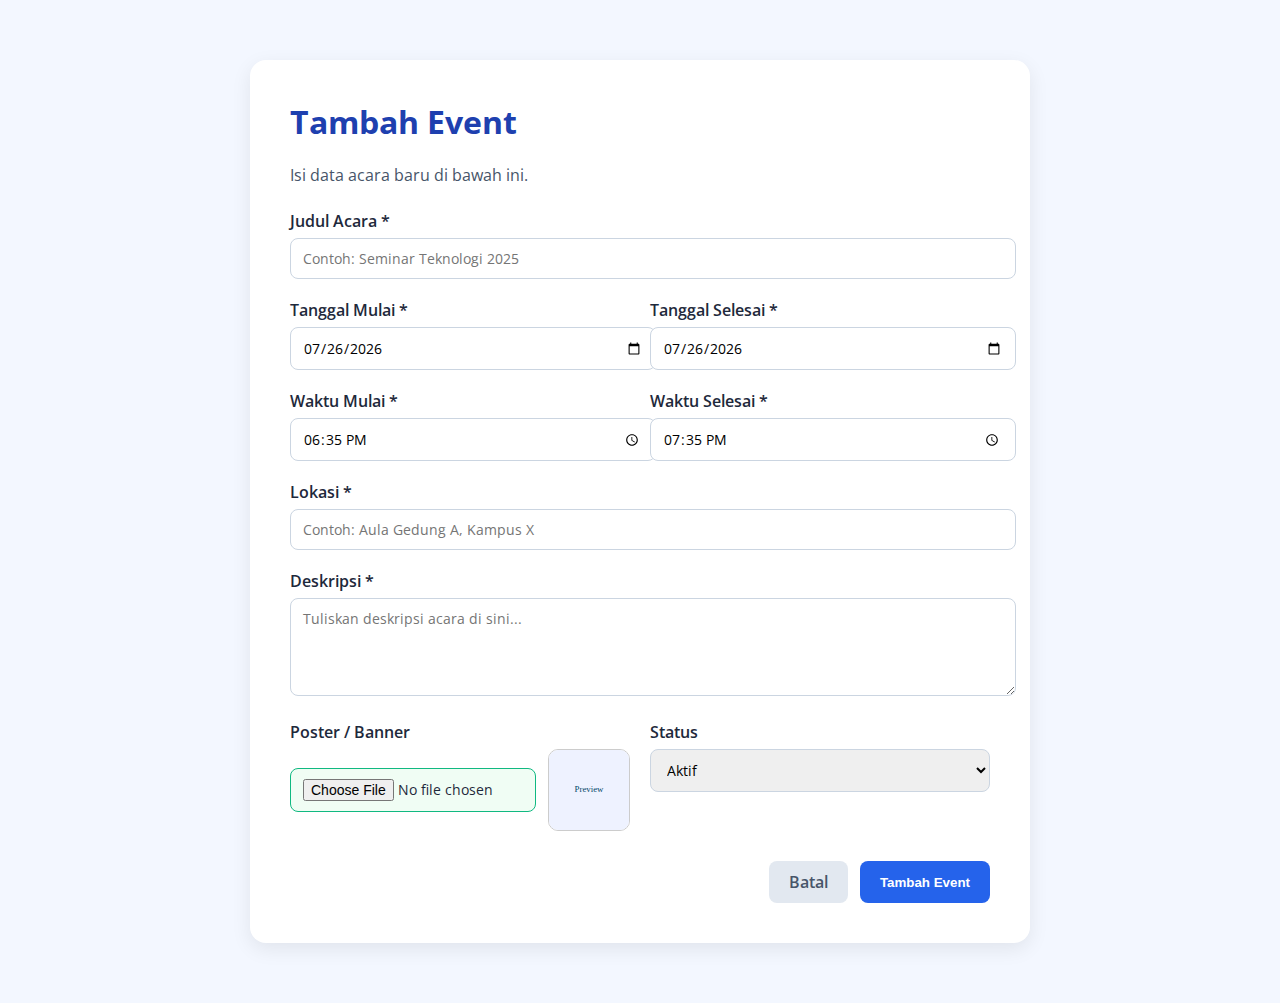
<file: adminadd.html>
<!doctype html>
<html lang="id">
<head>
  <meta charset="utf-8" />
  <meta name="viewport" content="width=device-width, initial-scale=1" />
  <title>Tambah Event — Panel Admin</title>

  <!-- Font -->
  <link rel="preconnect" href="https://fonts.googleapis.com">
  <link rel="preconnect" href="https://fonts.gstatic.com" crossorigin>
  <link href="https://fonts.googleapis.com/css2?family=Open+Sans:wght@400;600&display=swap" rel="stylesheet">

  <link rel="stylesheet" href="adminadd.css">
</head>
<body>
  <div class="container">
    <div class="card">
      <h1>Tambah Event</h1>
      <p class="lead">Isi data acara baru di bawah ini.</p>

      <form id="eventForm" novalidate>
        <div class="grid">
          <div class="full">
            <label for="titleEvent">Judul Acara *</label>
            <input id="titleEvent" name="titleEvent" type="text" required placeholder="Contoh: Seminar Teknologi 2025" />
          </div>

          <div>
            <label for="startDate">Tanggal Mulai *</label>
            <input id="startDate" name="startDate" type="date" required />
          </div>

          <div>
            <label for="endDate">Tanggal Selesai *</label>
            <input id="endDate" name="endDate" type="date" required />
          </div>

          <div>
            <label for="startTime">Waktu Mulai *</label>
            <input id="startTime" name="startTime" type="time" required />
          </div>

          <div>
            <label for="endTime">Waktu Selesai *</label>
            <input id="endTime" name="endTime" type="time" required />
          </div>

          <div class="full">
            <label for="location">Lokasi *</label>
            <input id="location" name="location" type="text" required placeholder="Contoh: Aula Gedung A, Kampus X" />
          </div>

          <div class="full">
            <label for="description">Deskripsi *</label>
            <textarea id="description" name="description" rows="4" required placeholder="Tuliskan deskripsi acara di sini..."></textarea>
          </div>

          <div>
            <label for="poster">Poster / Banner</label>
            <div style="display:flex;gap:12px;align-items:center">
              <input id="poster" name="poster" type="file" accept="image/*" />
              <img id="posterPreview" class="poster-preview"
                src="data:image/svg+xml;utf8,<svg xmlns='http://www.w3.org/2000/svg' width='100' height='100'><rect width='100%' height='100%' fill='%23eef2ff'/><text x='50%' y='50%' dominant-baseline='middle' text-anchor='middle' fill='%2303496a' font-size='11'>Preview</text></svg>" alt="Pratinjau poster">
            </div>
          </div>

          <div>
            <label for="status">Status</label>
            <select id="status" name="status">
              <option value="Aktif">Aktif</option>
              <option value="Nonaktif">Nonaktif</option>
            </select>
          </div>
        </div>

        <div class="actions">
          <a href="dashboard.html" class="ghost">Batal</a>
          <button type="submit" class="primary">Tambah Event</button>
        </div>
      </form>
    </div>
  </div>

  <script src="adminadd.js"></script>
</body>
</html>
</file>
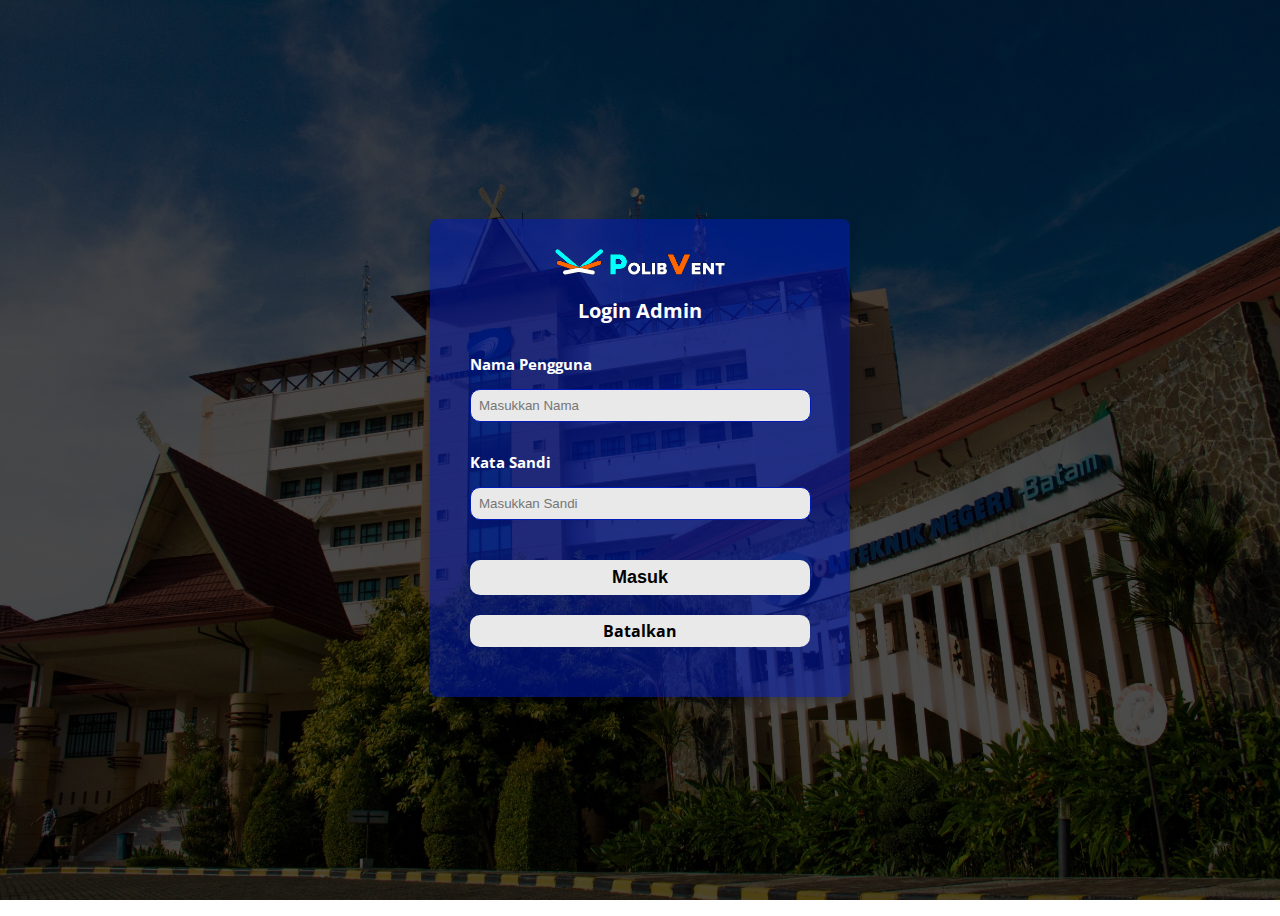
<file: loginadmin.html>
<!DOCTYPE html>
<html lang="eng">
<head>
  <meta charset="UTF-8">
  <meta name="viewport" content="width=device-width, initial-scale=1.0">
   <!--Font Open Sans-->
  <link rel="preconnect" href="https://fonts.googleapis.com">
  <link rel="preconnect" href="https://fonts.gstatic.com" crossorigin>
  <link href="https://fonts.googleapis.com/css2?family=Open+Sans:ital,wght@0,300..800;1,300..800&display=swap" rel="stylesheet">
  <link rel="stylesheet" href="login.css">
  <title>Login Admin Web Event Kampus</title>
</head>
<body>

  <div class="login-container">
    <div class="login-card">
      <div class="logo"><img src="picture/logo event.png" alt=""></div>

      <h2>Login Admin</h2>

      <form id="loginForm">
        <label for="username">Nama Pengguna</label>
        <input type="text" id="username" placeholder="Masukkan Nama" required>

        <label for="password">Kata Sandi</label>
        <input type="password" id="password" placeholder="Masukkan Sandi" required>

        <button type="submit" class="btn-login">Masuk</button>
        <a href="index.html" class="btn-cancel">Batalkan</a>
      </form>
    </div>
  </div>

  <script src="login.js"></script>
</body>
</html>
</file>
<file: adminadd.css>
body {
  font-family: "Open Sans", sans-serif;
  background: #f3f7ff;
  margin: 0;
  padding: 0;
  color: #1e293b;
}

.container {
  display: flex;
  justify-content: center;
  align-items: flex-start;
  padding: 60px 20px;
}

.card {
  background: #fff;
  border-radius: 16px;
  box-shadow: 0 6px 20px rgba(0, 0, 0, 0.08);
  padding: 40px;
  max-width: 700px;
  width: 100%;
}

h1 {
  margin-top: 0;
  color: #1e40af;
  font-weight: 700;
}

.lead {
  color: #475569;
  margin-bottom: 24px;
}

.grid {
  display: grid;
  grid-template-columns: repeat(auto-fit, minmax(260px, 1fr));
  gap: 20px;
}

.full {
  grid-column: 1 / -1;
}

label {
  display: block;
  font-weight: 600;
  margin-bottom: 6px;
}

input, textarea, select {
  width: 100%;
  padding: 10px 12px;
  border: 1px solid #cbd5e1;
  border-radius: 8px;
  font-family: inherit;
  font-size: 14px;
}

textarea {
  resize: vertical;
}

.poster-preview {
  width: 80px;
  height: 80px;
  border-radius: 10px;
  object-fit: cover;
  border: 1px solid #ccc;
}

.actions {
  display: flex;
  justify-content: flex-end;
  gap: 12px;
  margin-top: 30px;
}

button.primary {
  background: #2563eb;
  color: white;
  border: none;
  border-radius: 8px;
  padding: 10px 20px;
  cursor: pointer;
  font-weight: 600;
  transition: all ease 0.2s;
}

button.primary:hover {
  background: #1d4ed8;
}

a.ghost {
  text-decoration: none;
  padding: 10px 20px;
  border-radius: 8px;
  color: #475569;
  background: #e2e8f0;
  font-weight: 600;
}

/* Add this to your existing adminadd.css */

.error-message {
    color: #dc2626 !important;
    font-size: 12px !important;
    margin-top: 5px !important;
    font-weight: 600 !important;
    display: block !important;
}

input.error, textarea.error, select.error {
    border-color: #dc2626 !important;
    background-color: #fef2f2 !important;
    box-shadow: 0 0 0 3px rgba(220, 38, 38, 0.1) !important;
}

/* Vibration animation */
@keyframes shake {
    0%, 100% { transform: translateX(0); }
    25% { transform: translateX(-10px); }
    75% { transform: translateX(10px); }
}

.shake {
    animation: shake 0.5s ease-in-out;
}

/* Success state */
.success {
    border-color: #10b981 !important;
    background-color: #f0fdf4 !important;
}

/* Loading state */
.loading {
    opacity: 0.7;
    pointer-events: none;
}

/* File input styling */
input[type="file"]:invalid {
    border-color: #dc2626;
    background-color: #fef2f2;
}

input[type="file"]:valid {
    border-color: #10b981;
    background-color: #f0fdf4;
}
</file>
<file: login.css>
body {
  background-image: linear-gradient(rgba(0, 0, 0, 0.7)), url("picture/Hero Bg.jpg");
  background-size: cover;
  background-position: center;
  background-repeat: no-repeat;
  background-attachment: fixed;
  display: flex;
  justify-content: center;
  align-items: center;
  height: 100vh;
  font-family: "Open Sans", sans-serif;
}

.login-container {
  display: flex;
  justify-content: center;
  align-items: center;
  color: white;
  font-weight: bold;
}

.login-card {
  background-color: #001bb78b;
  padding: 30px 40px;
  border-radius: 8px;
  box-shadow: 0 4px 8px rgba(0, 0, 0, 0.2);
  width: 340px;
  text-align: center;
}

.logo img{
  width: 50%;
  height: 30%;
}

.shake {
  animation: shake 0.3s;
}

@keyframes shake {
  0%, 100% { transform: translateX(0); }
  20%, 60% { transform: translateX(-8px); }
  40%, 80% { transform: translateX(8px); }
}

h2 {
  font-size: 20px;
  margin-bottom: 30px;
  font-weight: bold;
}

label {
  display: block;
  text-align: left;
  font-size: 15px;
  margin-top: 10px;
  font-weight: bold;
  margin-bottom: 10px;
}

input {
  width: 95%;
  padding: 8px;
  margin-top: 5px;
  border: 1px solid #001BB7;
  border-radius: 10px;
  background-color: #E9E9E9;
  margin-bottom: 20px;
}

/* Tombol berupa <a> */
.btn-login {
  display: block;
  text-align: center;
  margin: 20px auto;
  width: 100%;
  color: black;
  font-weight: bold;
  text-decoration: none;
  padding: 7px 0 7px 0;
  background-color: #E9E9E9;
  border: none;
  border-radius: 10px;
  font-size: large;

}

.btn-login:hover {
  background-color: #FF8040;
  transition: all 0.3s ease;
}

.btn-cancel {
  display: block;
  text-align: center;
  margin: 20px auto;
  width: 100%;
  color: black;
  font-weight: bold;
  text-decoration: none;
  padding: 5px 0 5px 0;
  background-color: #E9E9E9;
  border: none;
  border-radius: 10px;
}

.btn-cancel:hover {
  background-color: #FF8040;
  transition: all 0.3s ease;
}
</file>
